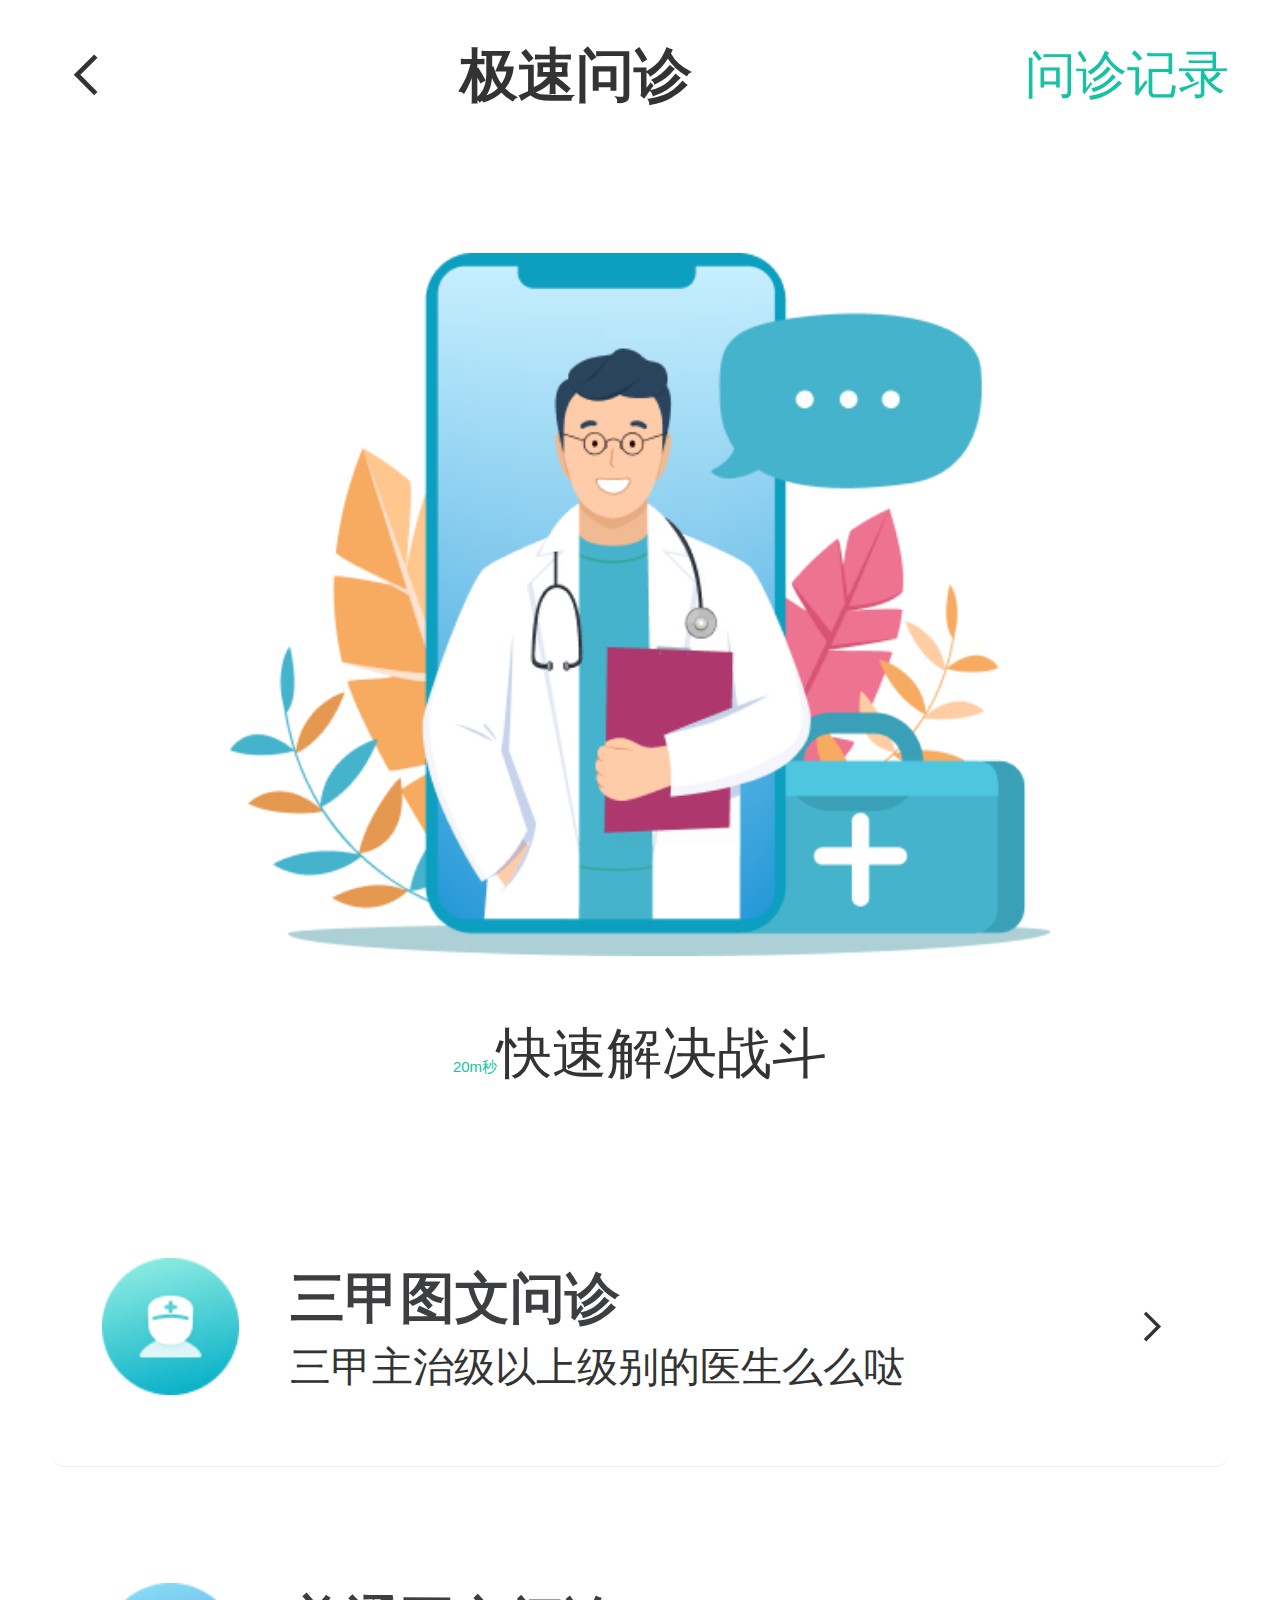
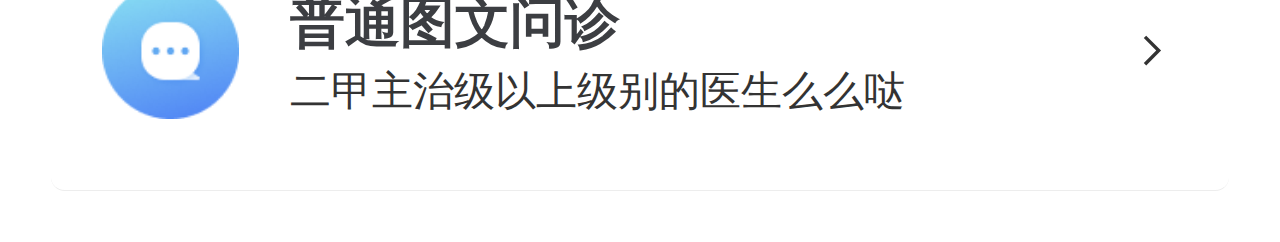
<file: 极速问诊/index.html>
<!DOCTYPE html>
<html lang="en">
<head>
  <meta charset="UTF-8">
  <meta name="viewport" content="width=device-width, initial-scale=1.0">
  <title>Document</title>
  <link rel="stylesheet" href="./less/index.css">
  <link rel="stylesheet" href="./iconfont/iconfont.css">
</head>
<body>
  <!--头部-->
  <header>
    <a href="#" class="back"><span class="iconfont icon-left"></span></a>
    <h3>极速问诊</h3>
    <a href="#" class="note">问诊记录</a>
    <!--banner-->
    
  </header>
  <div class="banner">
    <img src="assets/entry.png" alt="">

  <p><span>20m秒</span>快速解决战斗</p>
  <script src="./js/flexible.js"></script>
</div>
<div class="type">
  <ul>
    <li><a href="#">
      <div class="pic">
        <img src="./assets/type01.png" alt="">
      </div>
      <div class="txt"><h4>三甲图文问诊</h4>
      <p>三甲主治级以上级别的医生么么哒</p>
    </div>
      <span class="iconfont icon-right"></span>
      </a></li>
    
    <li>
      <a href="#">
        <div class="pic">
          <img src="./assets/type02.png" alt="">
        </div>
        <div class="txt"><h4>普通图文问诊</h4>
        <p>二甲主治级以上级别的医生么么哒</p>
      </div>
        <span class="iconfont icon-right"></span>
        </a>
    </li>
  </ul>
</div>
</body>
</html>
</file>
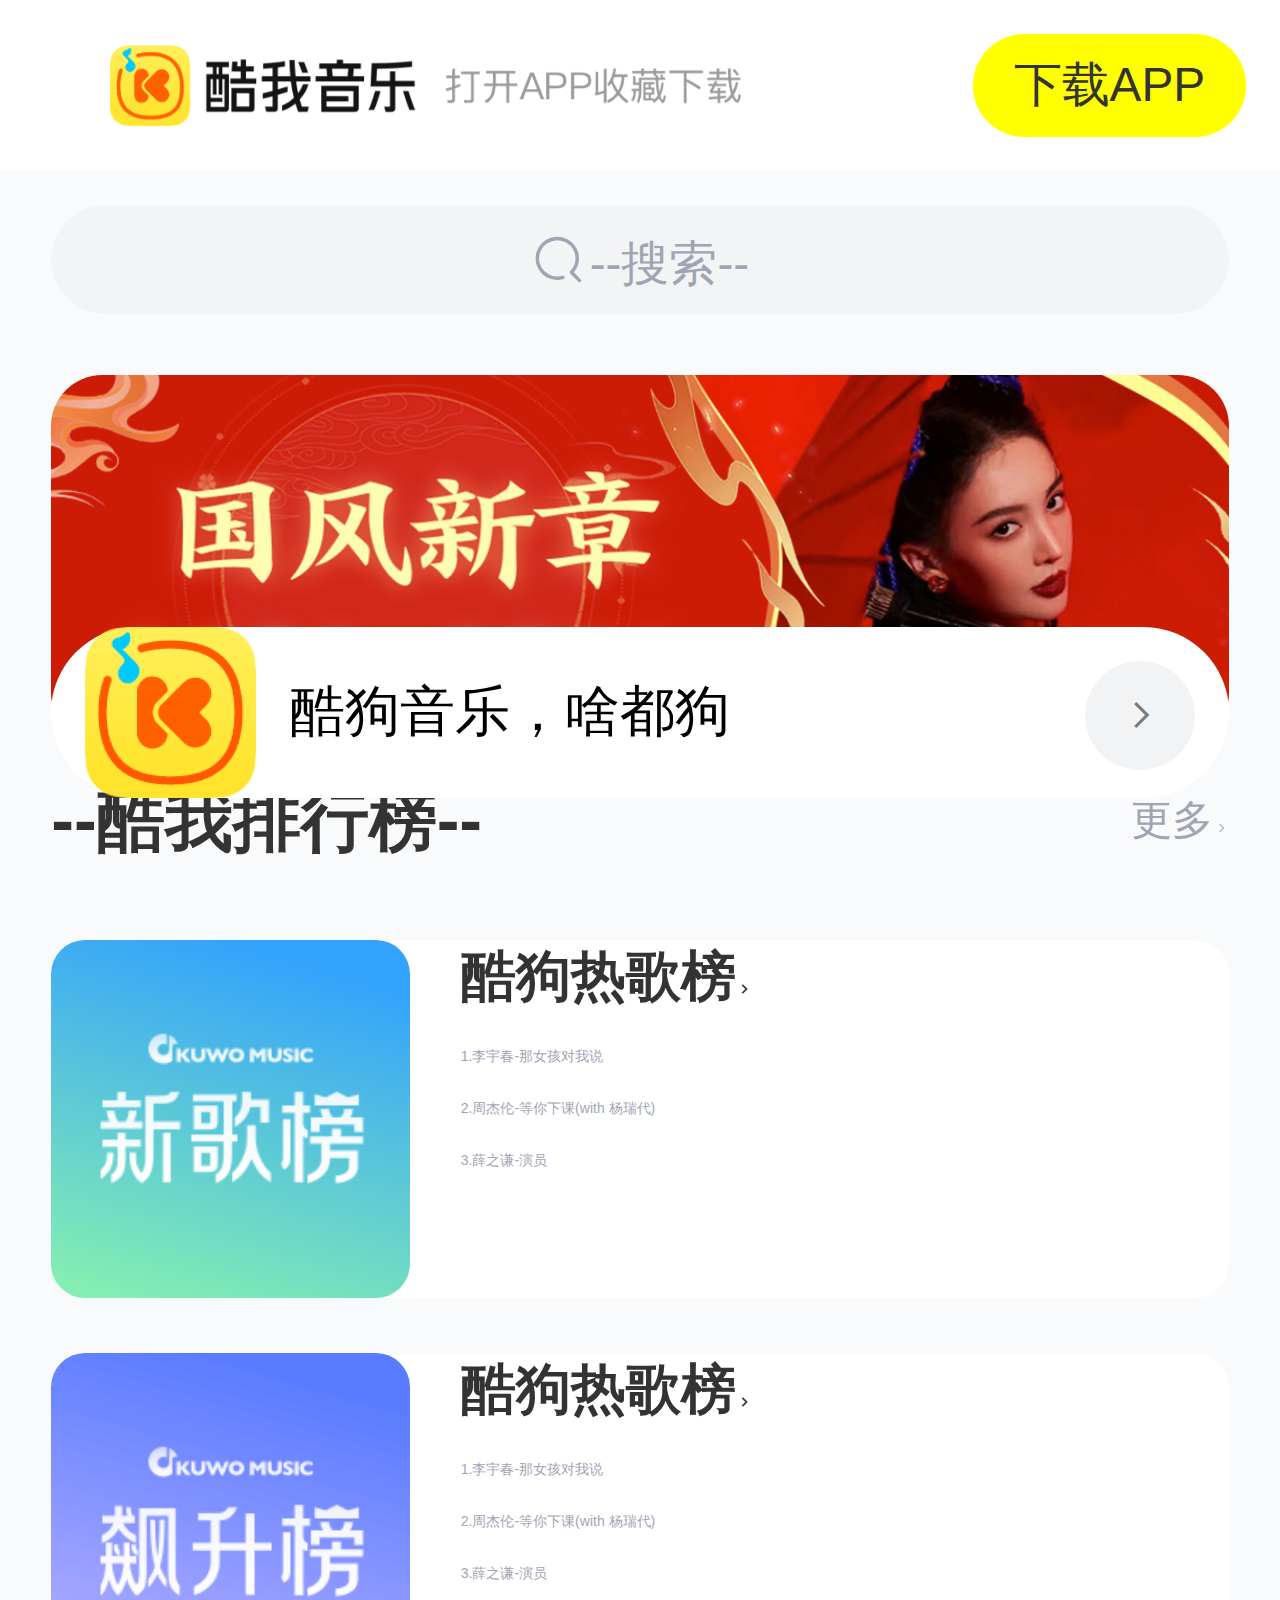
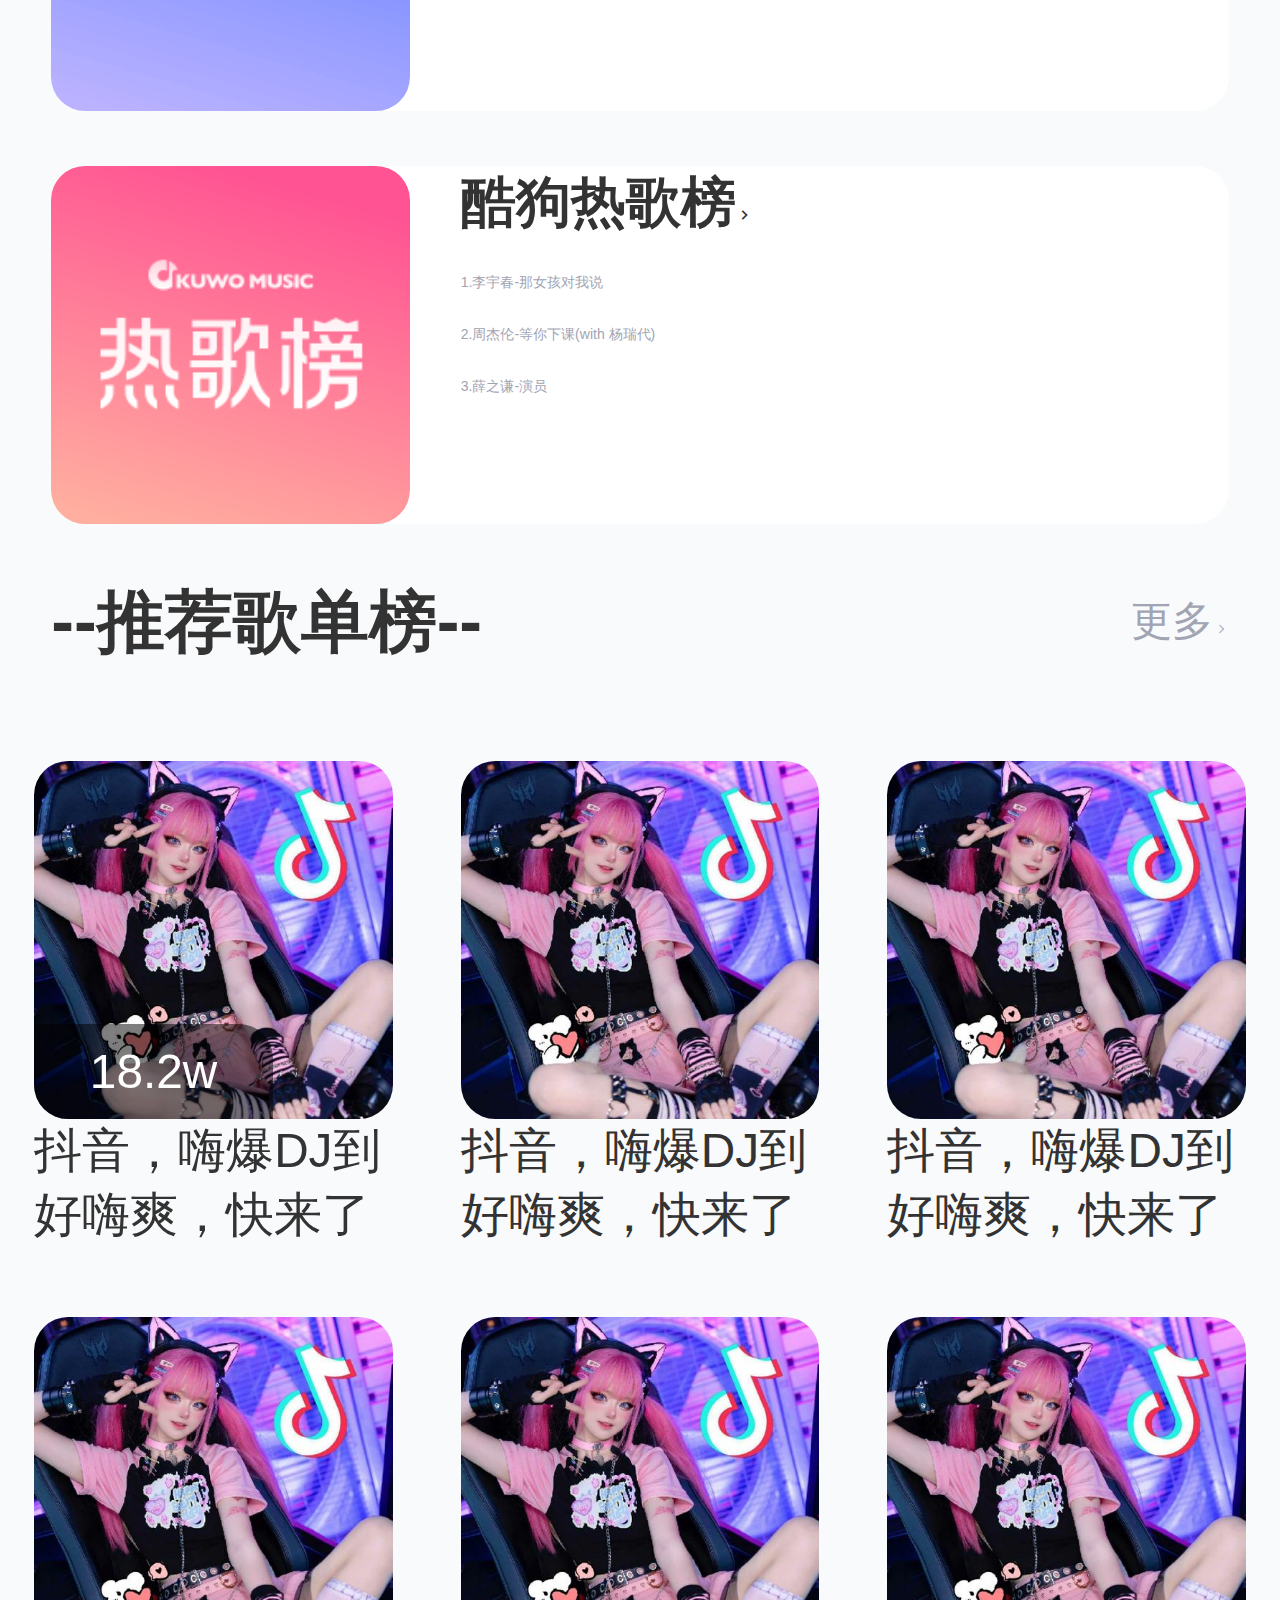
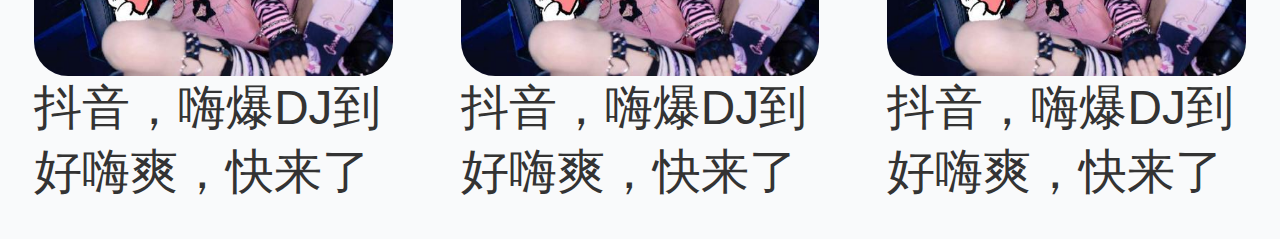
<file: 酷狗音乐/index.html>
<!DOCTYPE html>
<html lang="en">
<head>
    <meta charset="UTF-8">
    <meta name="viewport" content="width=device-width, initial-scale=1.0">
    <title>酷我音乐</title>
    <link rel="stylesheet" href="./css/index.css">
    <link rel="stylesheet" href="./iconfont/iconfont.css">
</head>
<body>
    <!--头部区域-->
    <header>
<div class="left">
    <a>下载APP</a>
</div>

<!--搜索-->

</header>
<!--搜索-->
<div class="search">
    <div class="txt">
        <span class="iconfont icon-sousuo"></span>
        <span>--搜索--</span>
    </div>
</div>
<div class="banner">
    <img src="./assets/banner01.jpeg" alt="">
</div>
<!--酷我排行榜-->
<div class="list">
    <div class="title">
        <h4>--酷我排行榜--</h4>
        <a href="#">更多<span class="iconfont icon-right"></span></a>
    </div>
    <div class="rege">
        <ul>
            <li>
                <div class="pic">
                <img src="./assets/icon_rank_new.png" alt="">
            </div>
                <div class="txt">
                <h5><a href="" class="more">酷狗热歌榜</a><span class="iconfont icon-right"></span></h5>
                <a href=""><p>1.李宇春-那女孩对我说</p></a>
                <a href=""><p>2.周杰伦-等你下课(with 杨瑞代)</p></a>
                <a href=""><p>3.薛之谦-演员</p></a>
            </div>
            </li>
            <li>
                <div class="pic">
                <img src="./assets/icon_rank_rise.png" alt="">
            </div>
                <div class="txt">
                <h5><a href="" class="more">酷狗热歌榜</a><span class="iconfont icon-right"></span></h5>
                <a href=""><p>1.李宇春-那女孩对我说</p></a>
                <a href=""><p>2.周杰伦-等你下课(with 杨瑞代)</p></a>
                <a href=""><p>3.薛之谦-演员</p></a>
            </div>
            </li>
            <li>
                <div class="pic">
                <img src="./assets/icon_rank_hot.png" alt="">
            </div>
                <div class="txt">
                <h5><a href="" class="more">酷狗热歌榜</a><span class="iconfont icon-right"></span></h5>
                <a href=""><p>1.李宇春-那女孩对我说</p></a>
                <a href=""><p>2.周杰伦-等你下课(with 杨瑞代)</p></a>
                <a href=""><p>3.薛之谦-演员</p></a>
            </div>
            </li>
        </ul>
        
    </div>
</div>
<!--推荐歌单-->
<div class="recommend">
    <div class="title">
        <h4>--推荐歌单榜--</h4>
        <a href="#">更多<span class="iconfont icon-right"></span></a>
    </div>
    <div class="conntent">
        <ul>
            <li><div class="pic">
                <img src="./assets/song01.jpeg" alt="">
                <div class="cover">18.2w</div>
                <p>抖音，嗨爆DJ到好嗨爽，快来了</p>
            </div>
            </li>
            <li>
                <img src="./assets/song01.jpeg" alt="">
                <p>抖音，嗨爆DJ到好嗨爽，快来了</p>
            </li>
            <li>
                <img src="./assets/song01.jpeg" alt="">
                <p>抖音，嗨爆DJ到好嗨爽，快来了</p>
            </li>
            <li>
                <img src="./assets/song01.jpeg" alt="">
                <p>抖音，嗨爆DJ到好嗨爽，快来了</p>
            </li>
            <li>
                <img src="./assets/song01.jpeg" alt="">
                <p>抖音，嗨爆DJ到好嗨爽，快来了</p>
            </li>
            <li>
                <img src="./assets/song01.jpeg" alt="">
                <p>抖音，嗨爆DJ到好嗨爽，快来了</p>
            </li>
            
        </ul>
    </div>
    <!--安装下载-->
    <div class="download">
        <img src="./assets/logo.png" alt="">
        <p>酷狗音乐，啥都狗</p>
      <span class="iconfont icon-right"></span>
    </div>
</div>
</body>
</html>
</file>
<file: 极速问诊/less/index.css>
*,
::after,
::before {
  box-sizing: border-box;
}
body,
ul,
p,
h1,
h2,
h3,
h4,
h5,
h6 {
  padding: 0;
  margin: 0;
}
body {
  font-family: -apple-system, BlinkMacSystemFont, PingFangSC-Regular, "PingFang SC", "Microsoft YaHei", "Helvetica Neue", Helvetica, Arial, sans-serif;
  font-size: 14px;
  color: #333;
}
img {
  vertical-align: bottom;
}
ul {
  list-style-type: none;
}
a {
  color: #333;
  text-decoration: none;
  -webkit-tap-highlight-color: rgba(0, 0, 0, 0);
}
header {
  height: 1.17333333rem;
  display: flex;
  justify-content: space-between;
  /*均匀分布*/
  padding: 0 0.4rem;
  line-height: 1.17333333rem;
}
header .icon-left {
  font-size: 0.58666667rem;
}
header h3 {
  font-size: 0.45333333rem;
}
header .note {
  color: #16C2A3;
  font-size: 0.4rem;
}
.banner {
  margin-top: 0.8rem;
  margin-bottom: 0.8rem;
  text-align: center;
}
.banner img {
  margin-bottom: 0.48rem;
  width: 6.4rem;
  height: 5.49333333rem;
}
.banner p {
  font-size: 0.42666667rem;
}
.banner span {
  color: #16C2A3;
  font-size: 15px;
}
.type {
  padding: 0 0.4rem;
}
.type li {
  margin-bottom: 0.4rem;
  height: 2.13333333rem;
  border-bottom: 1px solid #ededed;
  border-radius: 0.10666667rem;
  padding: 0 0.4rem;
}
.type a {
  display: flex;
  align-items: center;
  height: 2.08rem;
}
.type img {
  width: 1.06666667rem;
  height: 1.06666667rem;
  margin-right: 0.4rem;
}
.type .txt {
  flex: 1;
  /*占满剩余空间*/
}
.type .txt h4 {
  font-size: 0.42666667rem;
  color: #3c3e42;
  line-height: 0.64rem;
  /*行高*/
}
.type .txt p {
  font-size: 0.32rem;
}
.type .iconfont {
  font-size: 0.42666667rem;
}
</file>
<file: 极速问诊/iconfont/iconfont.css>
@font-face {
  font-family: "iconfont"; /* Project id 3868932 */
  src: url('./font_3868932_yoa65s6xn5.woff2') format('woff2'),
       url('./font_3868932_yoa65s6xn5.woff?t=1674978058821') format('woff'),
       url('./font_3868932_yoa65s6xn5.ttf') format('truetype');
}

.iconfont {
  font-family: "iconfont" !important;
  font-size: 16px;
  font-style: normal;
  -webkit-font-smoothing: antialiased;
  -moz-osx-font-smoothing: grayscale;
}

.icon-up:before {
  content: "\e658";
}

.icon-left:before {
  content: "\e659";
}

.icon-down:before {
  content: "\e65a";
}

.icon-right:before {
  content: "\e65b";
}

.icon-search:before {
  content: "\e8ef";
}

.icon-sync:before {
  content: "\e786";
}

.icon-edit-square:before {
  content: "\e791";
}

.icon-appstore:before {
  content: "\e792";
}

.icon-cloud-upload:before {
  content: "\e7d9";
}

.icon-sound:before {
  content: "\e7da";
}

.icon-block:before {
  content: "\e7df";
}

.icon-pic-left:before {
  content: "\e7f6";
}

.icon-crown:before {
  content: "\e842";
}

.icon-desktop:before {
  content: "\e843";
}
</file>
<file: 酷狗音乐/css/index.css>
*,
::after,
::before {
  box-sizing: border-box;
}
body,
ul,
p,
h1,
h2,
h3,
h4,
h5,
h6 {
  padding: 0;
  margin: 0;
}
body {
  font-family: -apple-system, BlinkMacSystemFont, PingFangSC-Regular, "PingFang SC", "Microsoft YaHei", "Helvetica Neue", Helvetica, Arial, sans-serif;
  font-size: 14px;
  color: #333;
}
img {
  vertical-align: bottom;
}
ul {
  list-style-type: none;
}
a {
  color: #333;
  text-decoration: none;
  -webkit-tap-highlight-color: rgba(0, 0, 0, 0);
}
body {
  background-color: #f9fafb;
}
header {
  position: fixed;
  height: 13.33333333vw;
  padding: 0 4vw;
  background-color: #ffffff;
  display: flex;
  justify-content: space-between;
  /* 空间均分 */
  align-items: center;
  /* 垂直居中 */
  top: 0;
  left: 0;
  width: 100%;
}
header .left {
  width: 62.66666667vw;
  height: 13.33333333vw;
  background-image: url(../assets/head.png);
  background-size: contain;
  /* 图片适应 */
  background-repeat: no-repeat;
  /* 图片不重复 */
  position: fixed;
  /* 固定定位 */
}
header .left a {
  width: 21.33333333vw;
  height: 8vw;
  background-color: yellow;
  border-radius: 4vw;
  color: #333;
  text-align: center;
  line-height: 8vw;
  /* 行高和高度一致，垂直居中 */
  font-size: 3.73333333vw;
  position: fixed;
  top: 2.66666667vw;
  right: 2.66666667vw;
}
.search {
  /*头部固定不占位置，让搜索去顶上*/
  margin-top: 13.33333333vw;
  height: 13.33333333vw;
  padding: 2.66666667vw 4vw;
}
.search .txt {
  height: 8.53333333vw;
  background-color: #f2f4f5;
  border-radius: 4.26666667vw;
  text-align: center;
  /* 文字居中 */
  line-height: 8.53333333vw;
}
.search .txt span {
  color: #A1A4B3;
  font-size: 3.73333333vw;
}
.search .txt .iconfont {
  font-size: 4.26666667vw;
}
.banner {
  height: 28.8vw;
  margin: 2.66666667vw 4vw;
  border-radius: 4vw;
}
.banner img {
  width: 100%;
  height: 100%;
  background-size: contain;
  border-radius: 4vw;
  object-fit: cover;
  /* 图片适应 */
  /*img的时候经常用*/
}
.list {
  margin-top: 2.66666667vw;
}
.title {
  display: flex;
  justify-content: space-between;
  /* 空间均分 */
  margin-bottom: 4.26666667vw;
  line-height: 6.66666667vw;
  padding: 0 4vw;
}
.title h4 {
  font-size: 5.33333333vw;
}
.title a {
  font-size: 3.2vw;
  color: #A1A4B3;
}
.rege {
  margin-top: 5.33333333vw;
  padding: 0 4vw;
}
.rege li {
  display: flex;
  margin-bottom: 4.26666667vw;
  background-color: #fff;
  border-radius: 2.66666667vw;
  height: 28vw;
}
.rege li .txt {
  padding-left: 4vw;
}
.rege li .txt .more {
  color: #333;
  font-size: 4.26666667vw;
}
.rege li img {
  width: 28vw;
  height: 28vw;
  border-radius: 2.66666667vw;
}
.rege li p {
  color: #A1A4B3;
  margin-top: 2.66666667vw;
}
.recommend ul {
  display: flex;
  flex-wrap: wrap;
  /* 每个li换行 */
  justify-content: space-between;
  /* 空间均分 */
}
.recommend ul li {
  width: 28vw;
  height: 38.13333333vw;
  margin-left: 4vw;
  margin: 2.66666667vw;
}
.recommend ul li .pic {
  position: relative;
  width: 28vw;
  height: 28vw;
}
.recommend ul li img {
  width: 28vw;
  height: 28vw;
  object-fit: cover;
  /* 图片适应 */
  border-radius: 2.66666667vw;
}
.recommend ul li .cover {
  position: absolute;
  left: 0;
  bottom: 0;
  width: 18.66666667vw;
  height: 7.46666667vw;
  background-color: rgba(0, 0, 0, 0.5);
  color: #fff;
  border-radius: 0 2.66666667vw 0 2.66666667vw;
  text-align: center;
  line-height: 7.46666667vw;
  /*疏漏的*/
  font-size: 3.73333333vw;
}
.recommend ul li p {
  color: #333;
  font-size: 3.73333333vw;
}
.download {
  position: fixed;
  /* 固定定位 */
  left: 4vw;
  bottom: 8vw;
  width: 92vw;
  height: 13.33333333vw;
  border-radius: 6.66666667vw;
  background-color: #ffffff;
  display: flex;
}
.download img {
  width: 13.33333333vw;
  height: 13.33333333vw;
  margin-left: 2.66666667vw;
}
.download p {
  font-size: 4.26666667vw;
  color: #000000;
  line-height: 13.33333333vw;
  margin-left: 2.66666667vw;
  flex: 1;
  /* 占据剩余空间 */
}
.download span {
  width: 8.53333333vw;
  height: 8.53333333vw;
  background-color: #f2f3f5;
  border-radius: 4.26666667vw;
  font-size: 3.73333333vw;
  color: rgba(0, 0, 0, 0.5);
  line-height: 8.53333333vw;
  /* 纵向居中 */
  text-align: center;
  /* 水平居中 */
  margin-top: 2.66666667vw;
  margin-right: 2.66666667vw;
}
</file>
<file: 酷狗音乐/iconfont/iconfont.css>
@font-face {
  font-family: "iconfont"; /* Project id 3868932 */
  src: url('./font_3868932_u1v3wepyjq.woff2') format('woff2'),
       url('./font_3868932_u1v3wepyjq.woff') format('woff'),
       url('./font_3868932_u1v3wepyjq.ttf') format('truetype');
}

.iconfont {
  font-family: "iconfont" !important;
  font-size: 16px;
  font-style: normal;
  -webkit-font-smoothing: antialiased;
  -moz-osx-font-smoothing: grayscale;
}

.icon-sousuo:before {
  content: "\e8b9";
}

.icon-up:before {
  content: "\e658";
}

.icon-left:before {
  content: "\e659";
}

.icon-down:before {
  content: "\e65a";
}

.icon-right:before {
  content: "\e65b";
}

.icon-search:before {
  content: "\e8ef";
}

.icon-sync:before {
  content: "\e786";
}

.icon-edit-square:before {
  content: "\e791";
}

.icon-appstore:before {
  content: "\e792";
}

.icon-cloud-upload:before {
  content: "\e7d9";
}

.icon-sound:before {
  content: "\e7da";
}

.icon-block:before {
  content: "\e7df";
}

.icon-pic-left:before {
  content: "\e7f6";
}

.icon-crown:before {
  content: "\e842";
}

.icon-desktop:before {
  content: "\e843";
}
</file>
